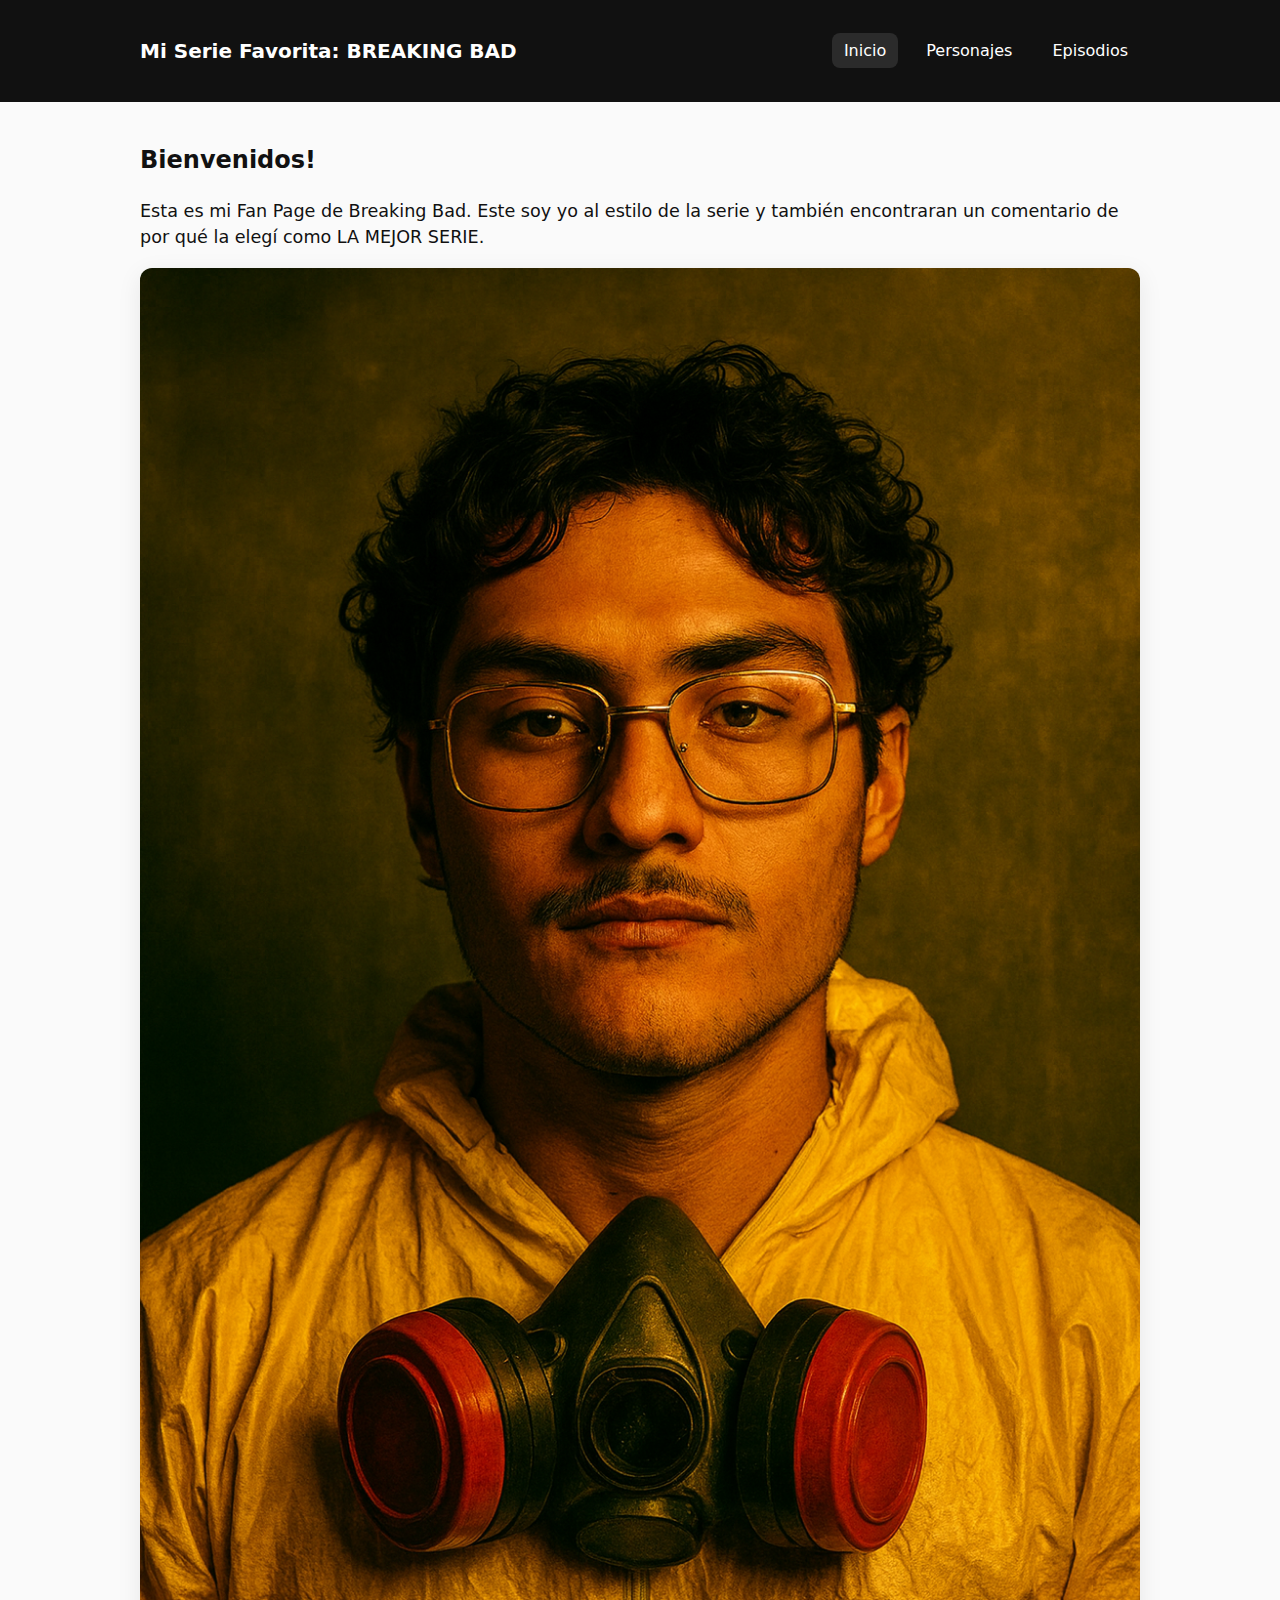
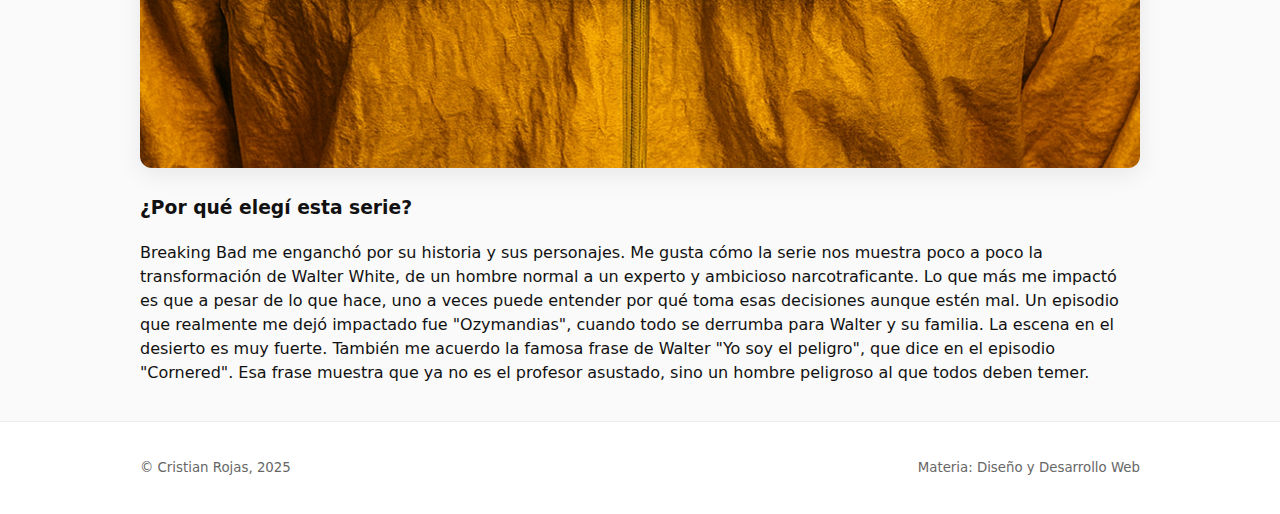
<file: index.html>
<!doctype html>
<html lang="es">
<head>
  <meta charset="utf-8">
  <meta name="viewport" content="width=device-width, initial-scale=1">
  <title>Serie Favorita — Inicio</title>
  <link rel="stylesheet" href="css/styles.css">
</head>
<body>
  <header>
    <div class="container">
      <h1>Mi Serie Favorita: <span id="nombre-serie">BREAKING BAD</span></h1>
      <nav aria-label="Navegación principal">
        <ul>
          <li><a class="active" href="index.html">Inicio</a></li>
          <li><a href="personajes.html">Personajes</a></li>
          <li><a href="episodios.html">Episodios</a></li>
        </ul>
      </nav>
    </div>
  </header>

  <main class="container">
    <h2>Bienvenidos!</h2>
    <p class="lead">Esta es mi Fan Page de Breaking Bad. Este soy yo al estilo de la serie y también encontraran un comentario de por qué la elegí como LA MEJOR SERIE.</p>

    <figure>
      <img src="img/Cristian_BreakingBad.png" alt="Foto al mejor estilo de Albuquerque.">
    </figure>

    <section>
      <h3>¿Por qué elegí esta serie?</h3>
      <p>Breaking Bad me enganchó por su historia y sus personajes. Me gusta cómo la serie nos muestra poco a poco la transformación de Walter White, de un hombre normal a un experto y ambicioso narcotraficante. Lo que más me impactó es que a pesar de lo que hace, uno a veces puede entender por qué toma esas decisiones aunque estén mal. Un episodio que realmente me dejó impactado fue "Ozymandias", cuando todo se derrumba para Walter y su familia. La escena en el desierto es muy fuerte. También me acuerdo la famosa frase de Walter "Yo soy el peligro", que dice en el episodio "Cornered". 
        Esa frase muestra que ya no es el profesor asustado, sino un hombre peligroso al que todos deben temer.</p>
    </section>
  </main>

  <footer>
    <div class="container">
      <small>© Cristian Rojas, 2025</small>
      <small>Materia: Diseño y Desarrollo Web</small>
    </div>
  </footer>
</body>
</html>
</file>
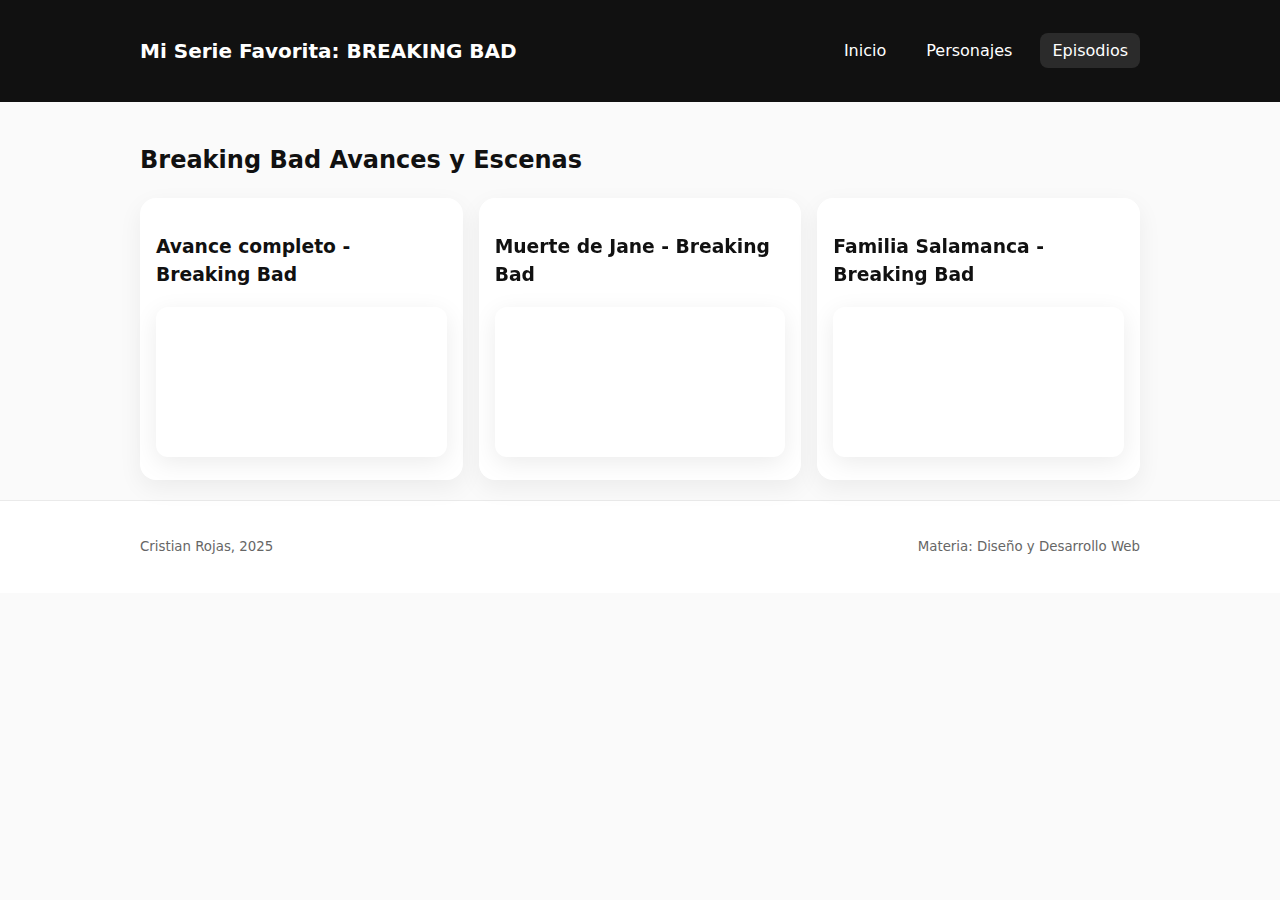
<file: episodios.html>
<!doctype html>
<html lang="es">
<head>
  <meta charset="utf-8">
  <meta name="viewport" content="width=device-width, initial-scale=1">
  <title>Serie Favorita — Episodios</title>
  <link rel="stylesheet" href="css/styles.css">
</head>
<body>
  <header>
    <div class="container">
      <h1>Mi Serie Favorita: <span id="nombre-serie">BREAKING BAD</span></h1>
      <nav aria-label="Navegación principal">
        <ul>
          <li><a href="index.html">Inicio</a></li>
          <li><a href="personajes.html">Personajes</a></li>
          <li><a class="active" href="episodios.html">Episodios</a></li>
        </ul>
      </nav>
    </div>
  </header>

  <main class="container">
    <h2>Breaking Bad Avances y Escenas</h2>

    <div class="grid">
      <div class="card">
        <h3>Avance completo - Breaking Bad</h3>
        <iframe width="560" height="315" src="https://www.youtube.com/embed/QiCDqls_fGw?si=to5A5e-364-neLDm" title="YouTube video player" frameborder="0" allow="accelerometer; autoplay; clipboard-write; encrypted-media; gyroscope; picture-in-picture; web-share" allowfullscreen></iframe>
      </div>
      <div class="card">
        <h3>Muerte de Jane - Breaking Bad</h3>
        <iframe width="560" height="315" src="https://www.youtube.com/embed/50tqFZiM9OQ?si=mltbU5czl5TWumAh" title="YouTube video player" frameborder="0" allow="accelerometer; autoplay; clipboard-write; encrypted-media; gyroscope; picture-in-picture; web-share" allowfullscreen></iframe>
      </div>
      <div class="card">
        <h3>Familia Salamanca - Breaking Bad</h3>
        <iframe width="560" height="315" src="https://www.youtube.com/embed/WNogwJIKbKU?si=UICsIukeHlxUpw96" title="YouTube video player" frameborder="0" allow="accelerometer; autoplay; clipboard-write; encrypted-media; gyroscope; picture-in-picture; web-share" allowfullscreen></iframe>
      </div>
    </div>
  </main>

  <footer>
    <div class="container">
      <small>Cristian Rojas, 2025</small>
      <small>Materia: Diseño y Desarrollo Web</small>
    </div>
  </footer>
</body>
</html>
</file>
<file: css/styles.css>
/* styles.css */
* { box-sizing: border-box; }
html { font-family: system-ui, -apple-system, Segoe UI, Roboto, Ubuntu, Cantarell, 'Helvetica Neue', Arial, sans-serif; line-height: 1.5; }
body { margin: 0; color: #111; background: #fafafa; }
a { color: #0a58ca; text-decoration: none; }
a:hover { text-decoration: underline; }

header { background: #111; color: #fff; padding: 1rem 0; }
header .container { display: flex; align-items: center; justify-content: space-between; gap: 1rem; }
header h1 { margin: 0; font-size: 1.25rem; }

nav ul { list-style: none; display: flex; gap: 1rem; margin: 0; padding: 0; }
nav a { color: #fff; padding: .5rem .75rem; border-radius: .5rem; }
nav a.active, nav a:hover { background: #2b2b2b; }

.container { width: min(1000px, 92%); margin: 0 auto; padding: 1.25rem 0; }

main img, main iframe { max-width: 100%; height: auto; border-radius: .75rem; box-shadow: 0 6px 24px rgba(0,0,0,.08); }

.grid { display: grid; grid-template-columns: repeat(auto-fit, minmax(220px, 1fr)); gap: 1rem; }
.card { background: white; border-radius: 1rem; padding: 1rem; box-shadow: 0 8px 24px rgba(0,0,0,.06); }
.card img { width: 100%; height: 260px; object-fit: cover; }

figure { margin: 0; }
figcaption { font-size: .9rem; color: #555; margin-top: .5rem; }

footer { border-top: 1px solid #eaeaea; padding: 1rem 0; background: #fff; }
footer .container { display: flex; align-items: center; justify-content: space-between; flex-wrap: wrap; gap: .5rem; }
footer small { color: #666; }

/* Helpers */
.lead { font-size: 1.1rem; }
.note { background: #eef6ff; padding: .75rem 1rem; border-radius: .5rem; border: 1px solid #d6e8ff; }
</file>
